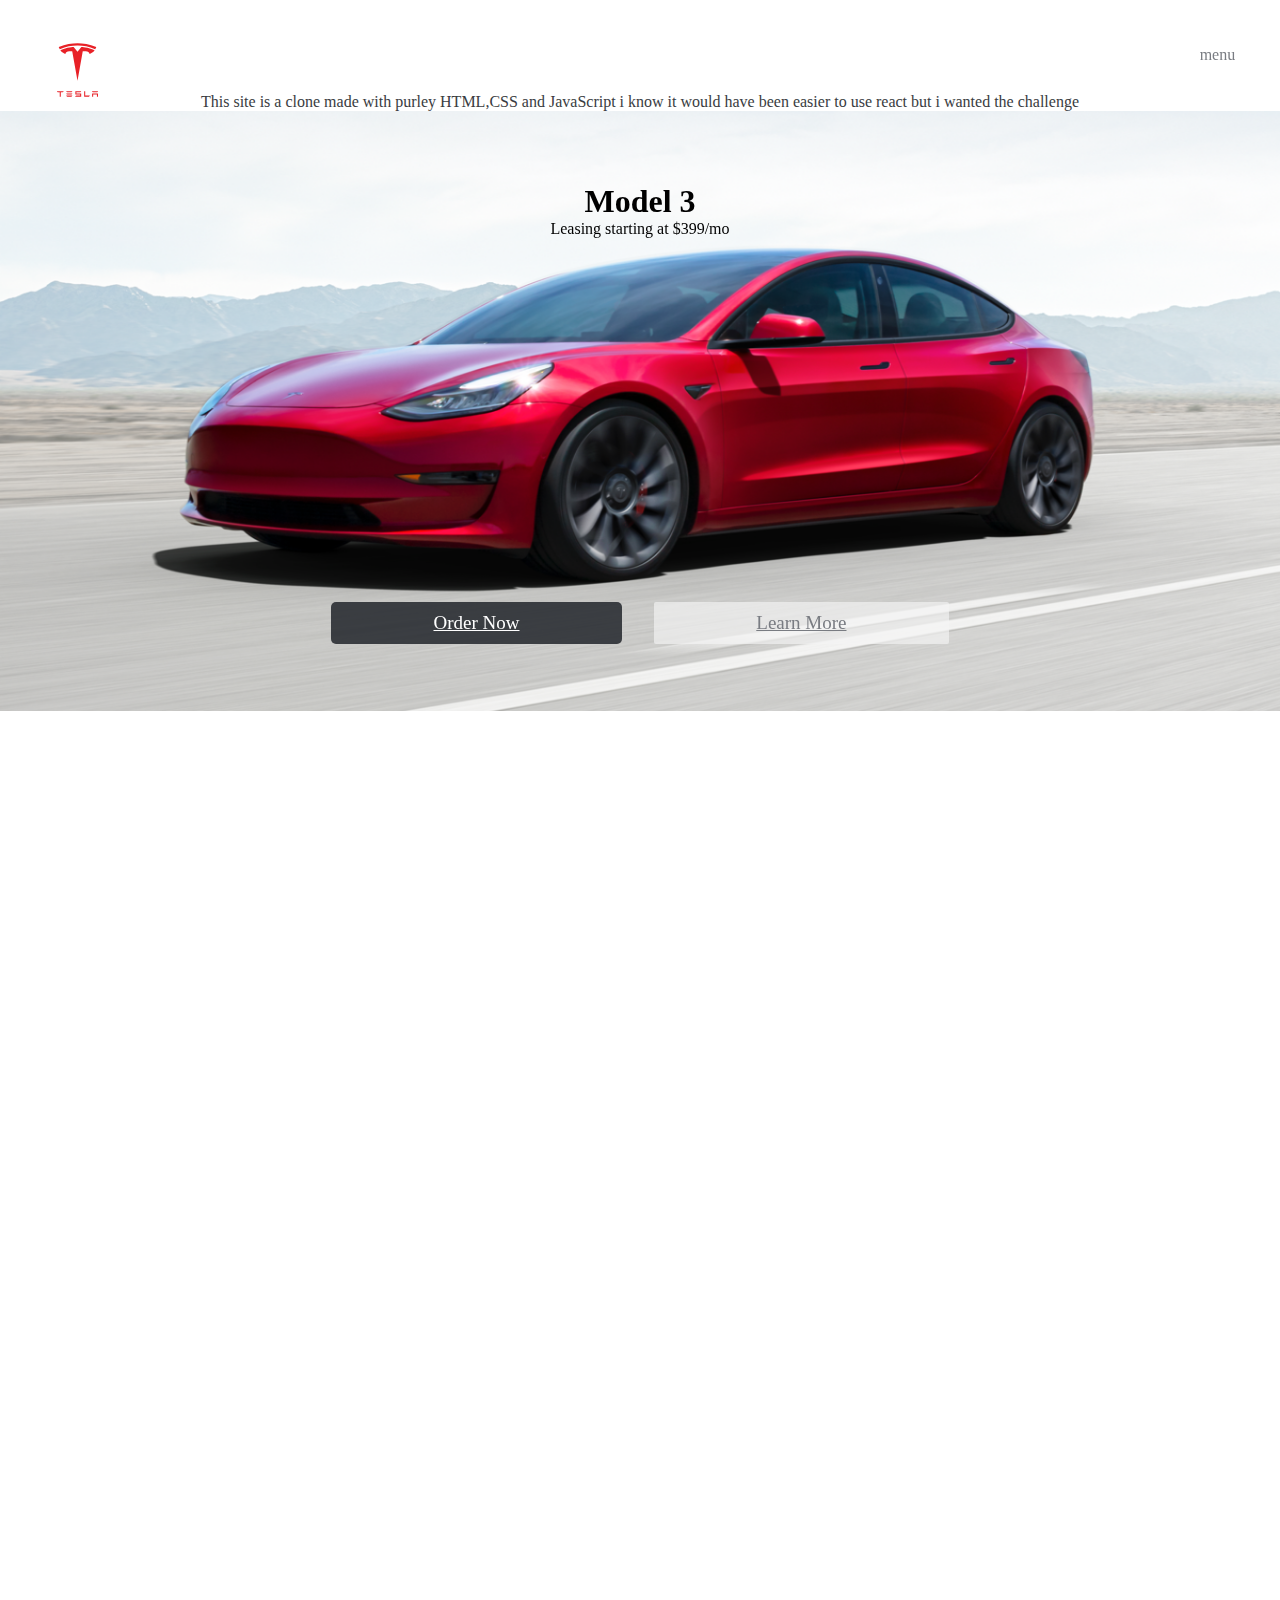
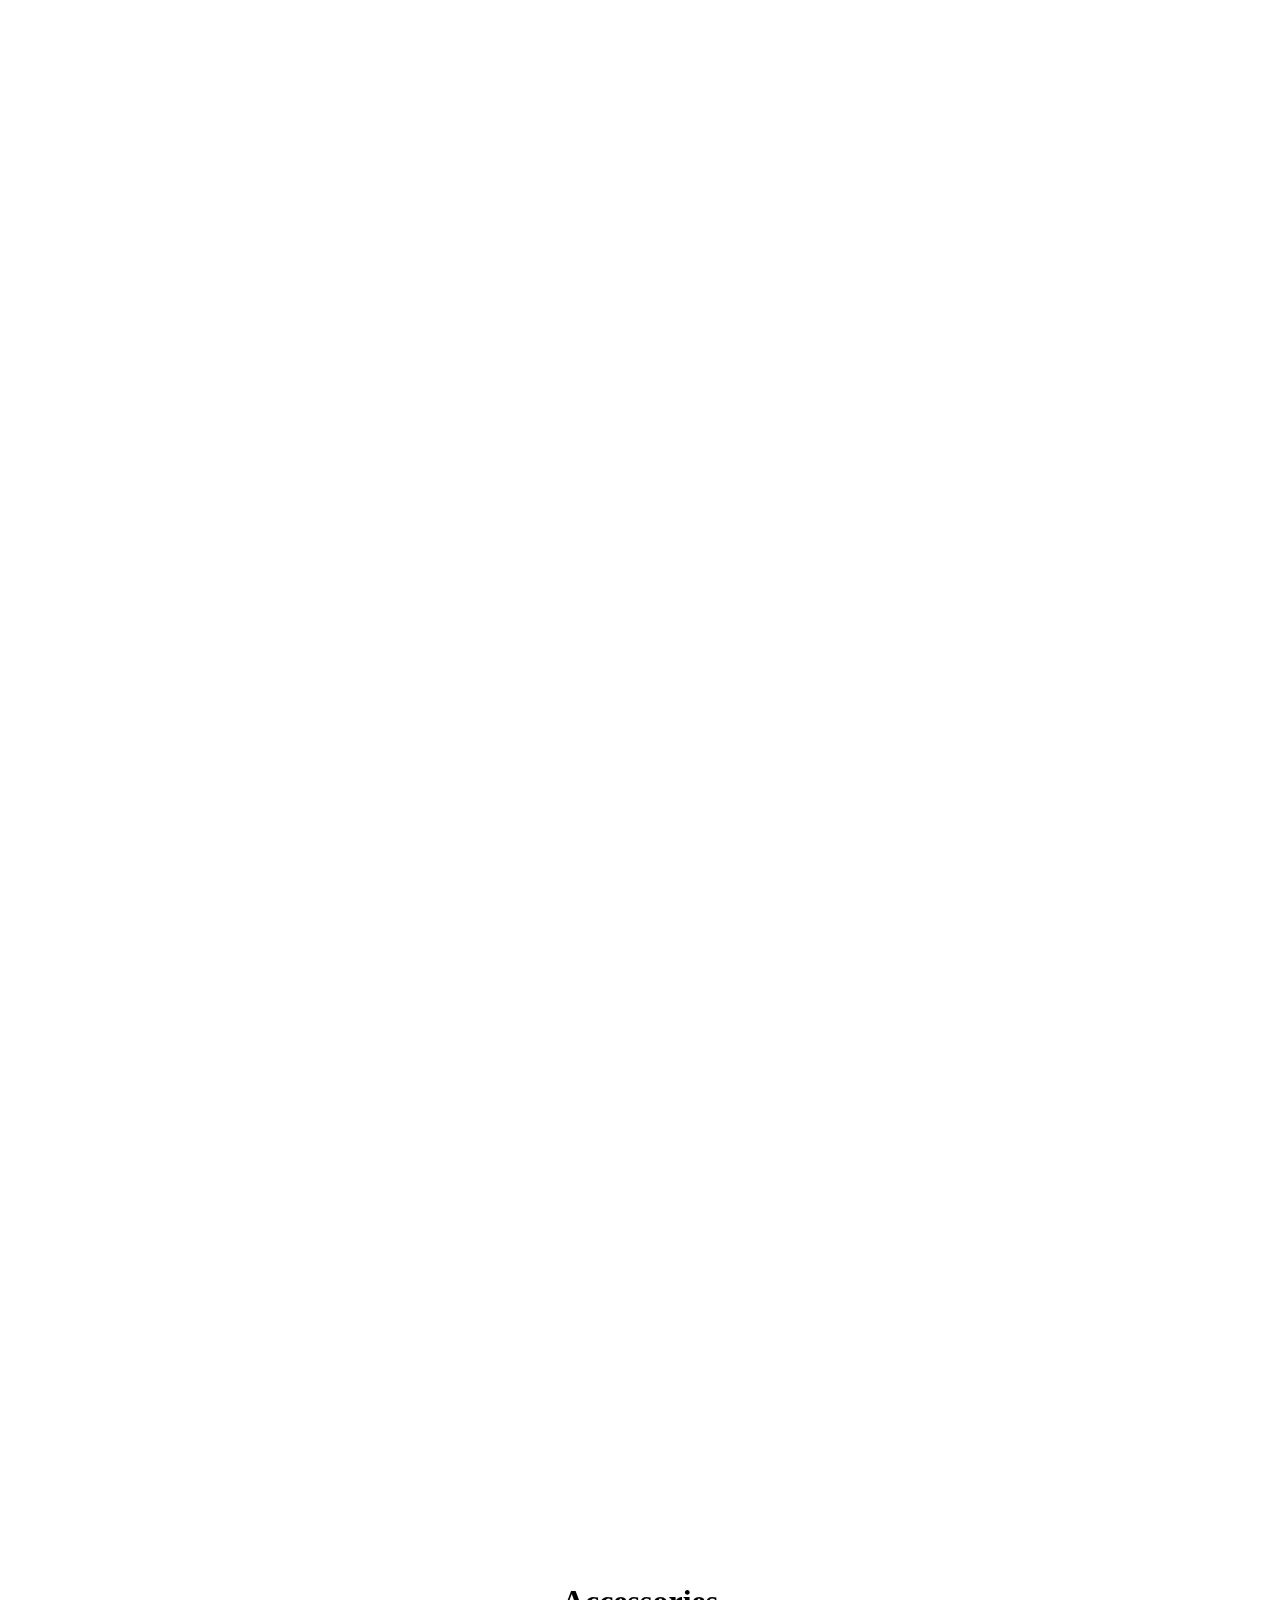
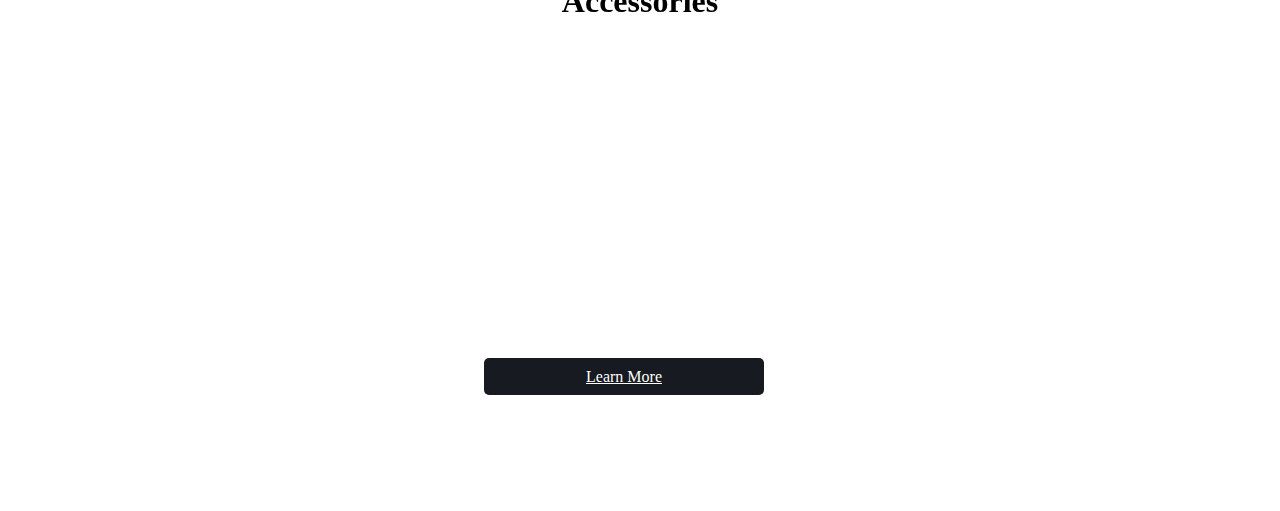
<file: index.html>
<!DOCTYPE html>
<html lang="en">
<head>
    <meta charset="UTF-8">
    <meta http-equiv="X-UA-Compatible" content="IE=edge">
    <meta name="viewport" content="width=device-width, initial-scale=1.0">
    <title>tesla clone</title>
    <link rel="stylesheet" href="index.css"/>
  
</head>
<body>
    <menu-component></menu-component>
    <div>
        <div class="banner">
        <p class="banner_content">This site is a clone made with purley HTML,CSS and JavaScript i know it would have been easier to use react but i wanted the challenge </p>
        </div>
        
        <div class="content card" id="0">
            <div id="title0">
            <h1 >Model 3</h1>
            <p>Leasing starting at $399/mo</p>
            </div>
            <div class="btn_contain">
                <a class="btn_left" id="btnleft0" href="./contact.html">Order Now</a>
                <a class="btn_right" id="btnright0" href="./Model3.html">Learn More</a>
            </div>
        </div>
        <div class="content1 card" id="1">
            <h1 id="title1">Model Y</h1>
            <div class="btn_contain">
                <a class="btn_left" id="btnleft1" href="./contact.html">Order Now</a>
                <a class="btn_right" id="btnright1" href="./Model3.html">Learn More</a>
                </div>
        </div>
        <div class="content2 card" id="2">
            <h1 id="title2">Model S</h1>
            <div class="btn_contain">
                <a class="btn_left" id="btnleft2" href="./contact.html">Order Now</a>
                <a class="btn_right" id="btnright2" href="./Model3.html">Learn More</a>
                </div>
        </div>
        <div class="content3 card" id="3">
            <h1 id="title3">Model X</h1>
            <div class="btn_contain">
                <a class="btn_left" id="btnleft3" href="./contact.html">Order Now</a>
                <a class="btn_right" id="btnright3" href="./Model3.html">Learn More</a>
                </div>
        </div>
        <div class="content4 card" id="4">
            <h1 id="title4">Solar Panels</h1>
            <div class="btn_contain">
                <a class="btn_left" id="btnleft4" href="./contact.html">Order Now</a>
                <a class="btn_right" id="btnright4" href="./Model3.html">Learn More</a>
                </div>
        </div>

        <div class="content5 card" id="5">
            <h1 id="title6" >Accessories</h1>
            <a class="btn_center" id="btnright6" href="./Model3.html">Learn More</a>
        </div>
    </div>
</body>
<script src="./menu/menu.js" type="text/javascript" defer></script>
<script src="index.js"></script>
</html>
</file>
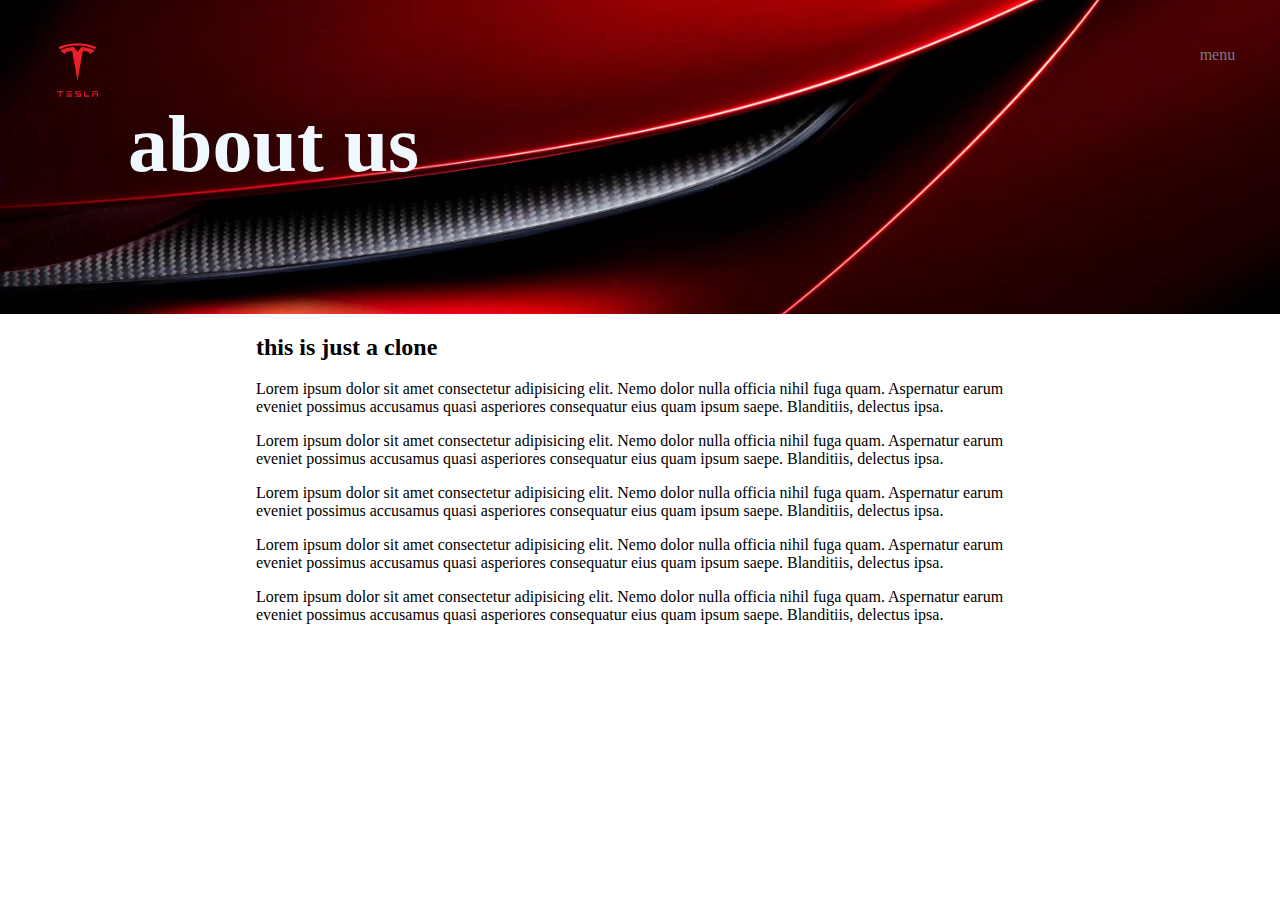
<file: about.html>
<!DOCTYPE html>
<html lang="en">
<head>
    <meta charset="UTF-8">
    <meta http-equiv="X-UA-Compatible" content="IE=edge">
    <meta name="viewport" content="width=device-width, initial-scale=1.0">
    <title>Document</title>
    <link rel="stylesheet" href="about.css"/>
    <script src="./menu/menu.js" type="text/javascript" defer></script>
</head>
<body>
    <menu-component></menu-component>
    <div>
        <div class="hero">
            <h1>about us</h1>
        </div>
    
    <div class="about-info">
    <h2>this is just a clone </h2>
    <p>Lorem ipsum dolor sit amet consectetur adipisicing elit. Nemo dolor nulla officia nihil fuga quam. Aspernatur earum eveniet possimus accusamus quasi asperiores consequatur eius quam ipsum saepe. Blanditiis, delectus ipsa.</p> 
    <p>Lorem ipsum dolor sit amet consectetur adipisicing elit. Nemo dolor nulla officia nihil fuga quam. Aspernatur earum eveniet possimus accusamus quasi asperiores consequatur eius quam ipsum saepe. Blanditiis, delectus ipsa.</p> 
    <p>Lorem ipsum dolor sit amet consectetur adipisicing elit. Nemo dolor nulla officia nihil fuga quam. Aspernatur earum eveniet possimus accusamus quasi asperiores consequatur eius quam ipsum saepe. Blanditiis, delectus ipsa.</p> 
    <p>Lorem ipsum dolor sit amet consectetur adipisicing elit. Nemo dolor nulla officia nihil fuga quam. Aspernatur earum eveniet possimus accusamus quasi asperiores consequatur eius quam ipsum saepe. Blanditiis, delectus ipsa.</p> 
    <p>Lorem ipsum dolor sit amet consectetur adipisicing elit. Nemo dolor nulla officia nihil fuga quam. Aspernatur earum eveniet possimus accusamus quasi asperiores consequatur eius quam ipsum saepe. Blanditiis, delectus ipsa.</p> 
    </div>
    </div>

</div>

</body>
</html>
</file>
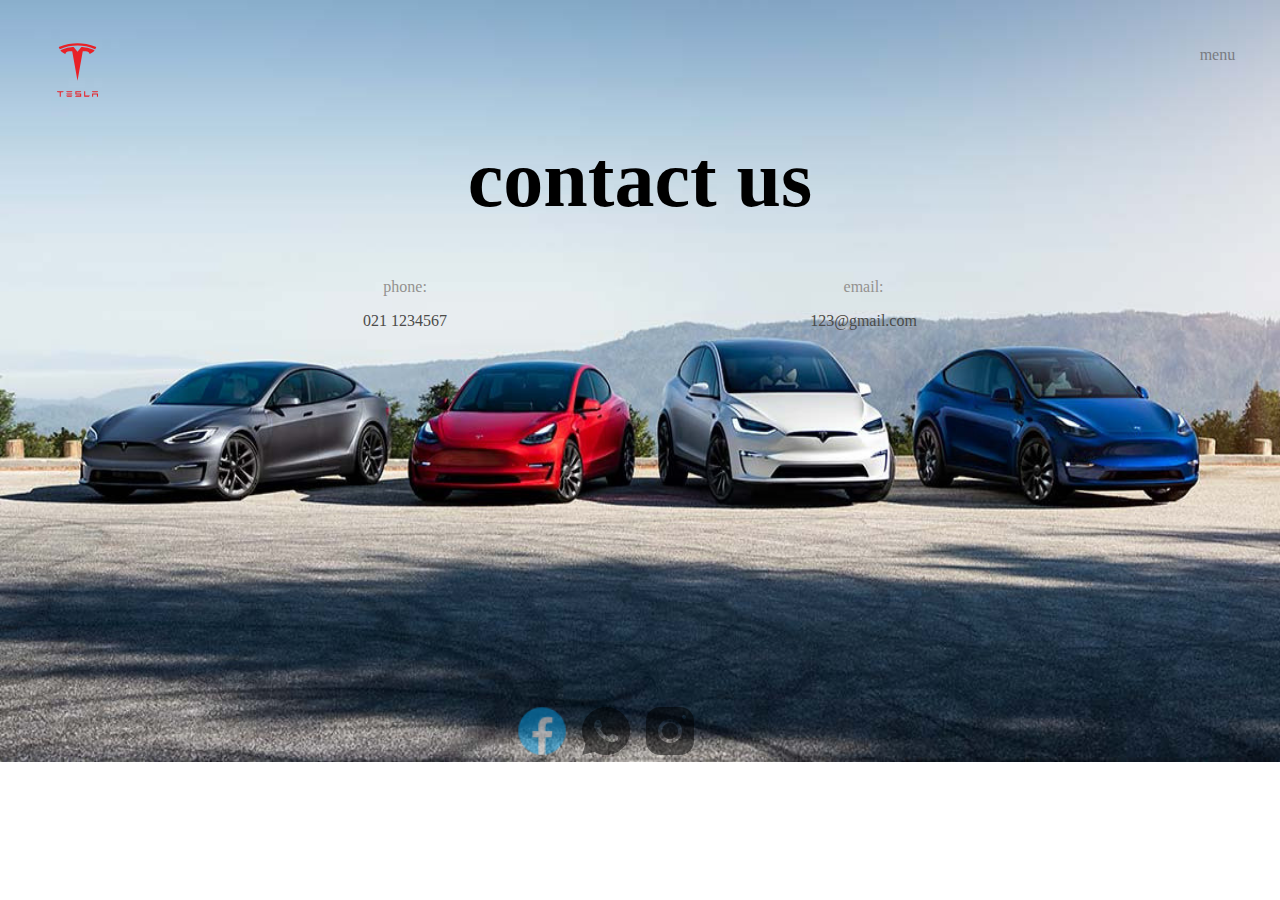
<file: contact.html>
<!DOCTYPE html>
<html lang="en">
<head>
    <meta charset="UTF-8">
    <meta http-equiv="X-UA-Compatible" content="IE=edge">
    <meta name="viewport" content="width=device-width, initial-scale=1.0">
    <title>Document</title>
    <link rel="stylesheet" href="contact.css"/>
    <script src="./menu/menu.js" type="text/javascript" defer></script>
</head>
<body>
    <menu-component></menu-component>
    <div>
    <h1>contact us</h1>
    <div class="contact-info">
    <div>phone:<p>021 1234567</p> </div>
    <div>email:<p>123@gmail.com</p> </div>
    
    </div>
    <div class="soical"> 
        <img class="icon" id="facebook" src="./tesla-site-img/icons8-facebook-48.png" alt="social"/>
        <img class="icon" id="whatsapp" src="./tesla-site-img/icons8-whatsapp-ios-16-glyph/icons8-whatsapp-60.png" alt="social"/>
        <img class="icon" id="instagram" src="./tesla-site-img/icons8-instagram-60.png" alt="social"/>
    </div>
</div>
<script>
    let btn=document.getElementsByClassName('icon');
    Array.from(btn).forEach((e,i )=> {
        btn[i].addEventListener('click',()=>{
     
            if(e.id=='facebook'){
                window.location.replace("http://www.facebook.com")
            }
            else if(e.id=='whatsapp'){
                window.location.href='index.html'
            }
            else{
                window.location.replace("http://www.instagram.com")
            }
        })
    });
</script>
</body>
</html>
</file>
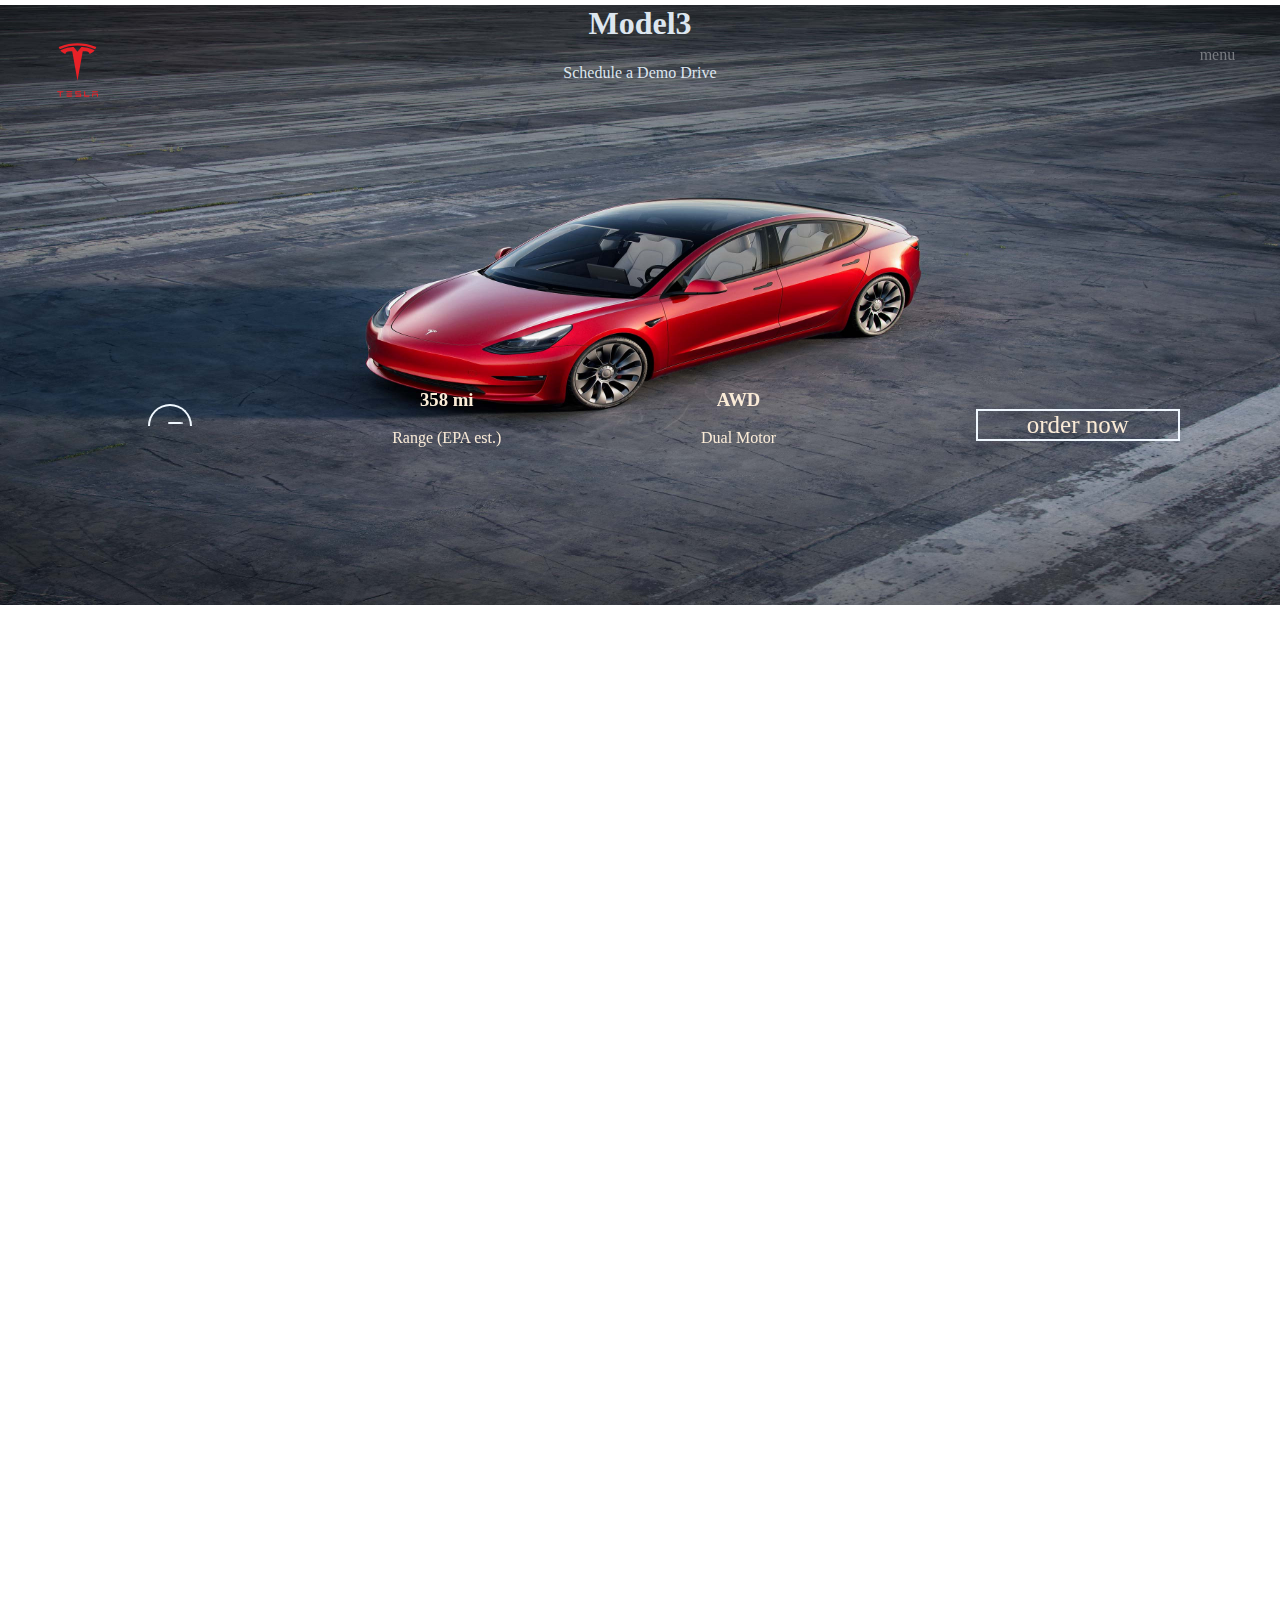
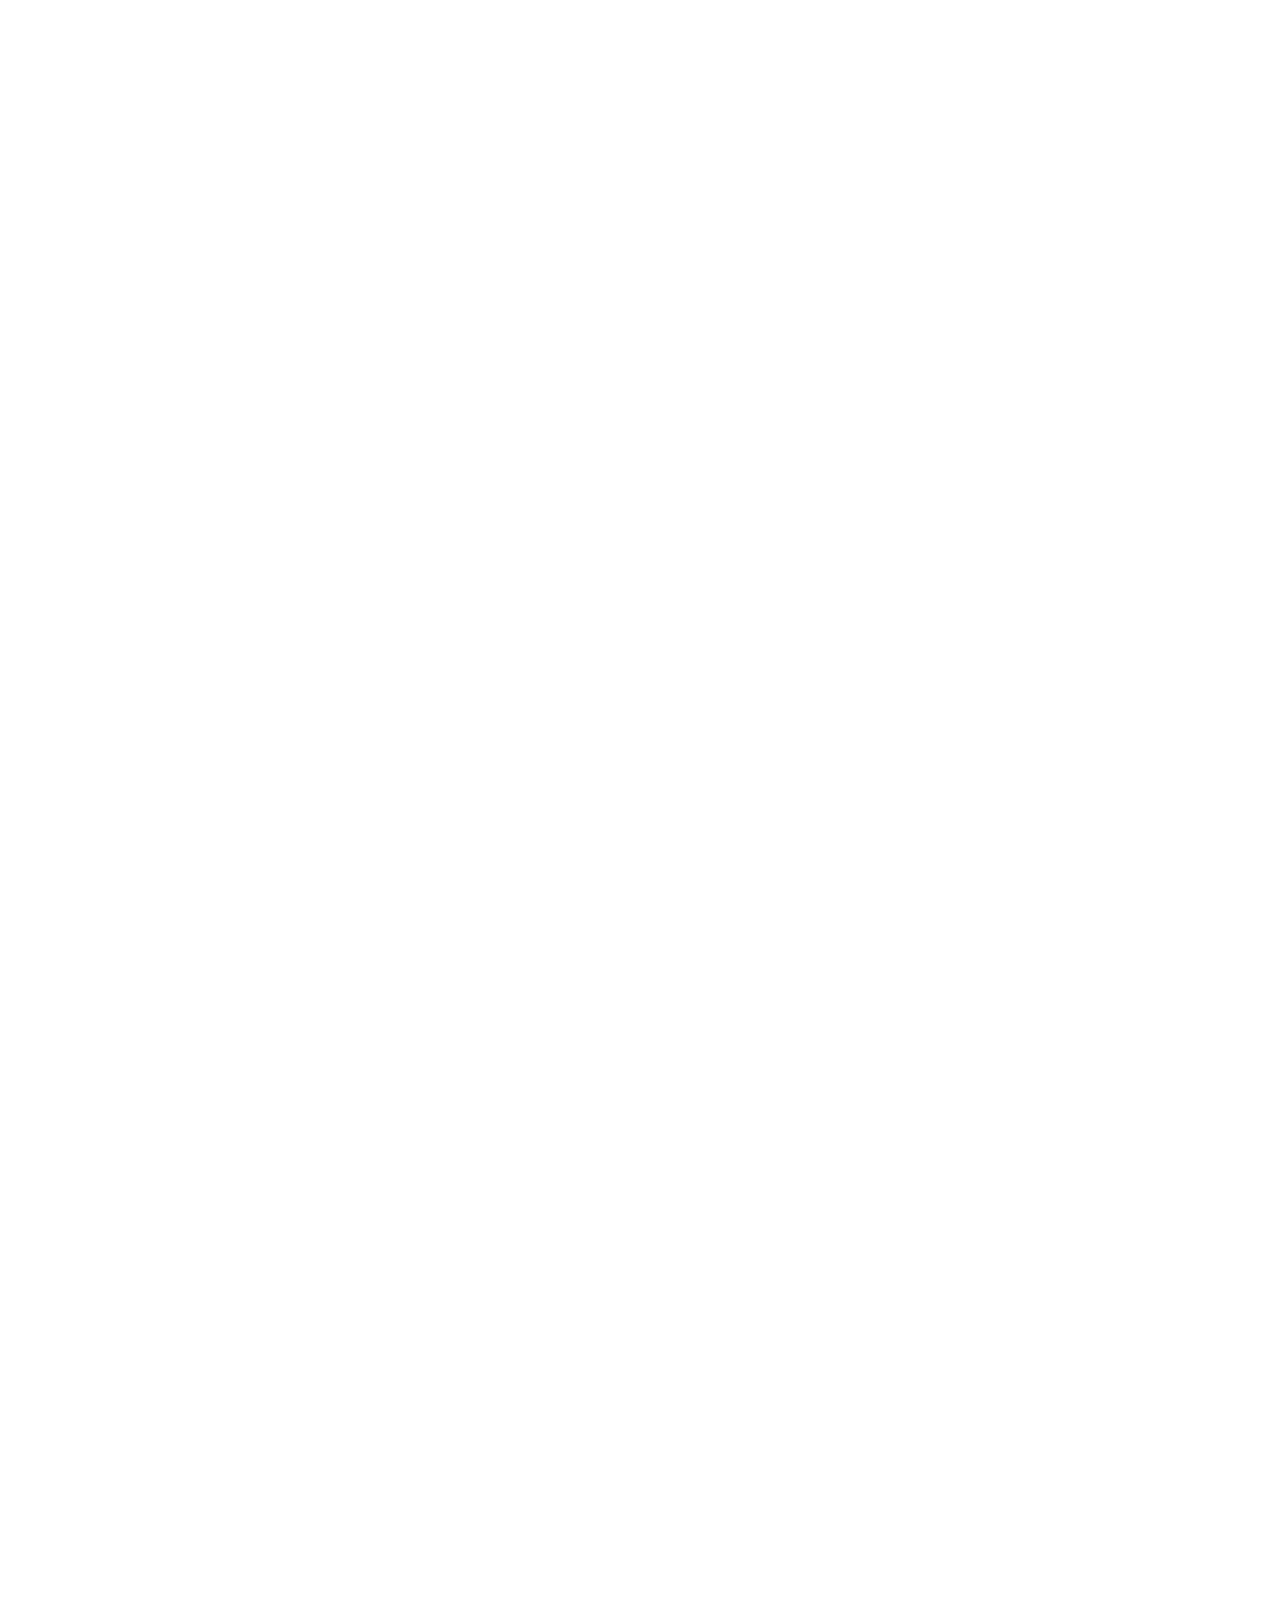
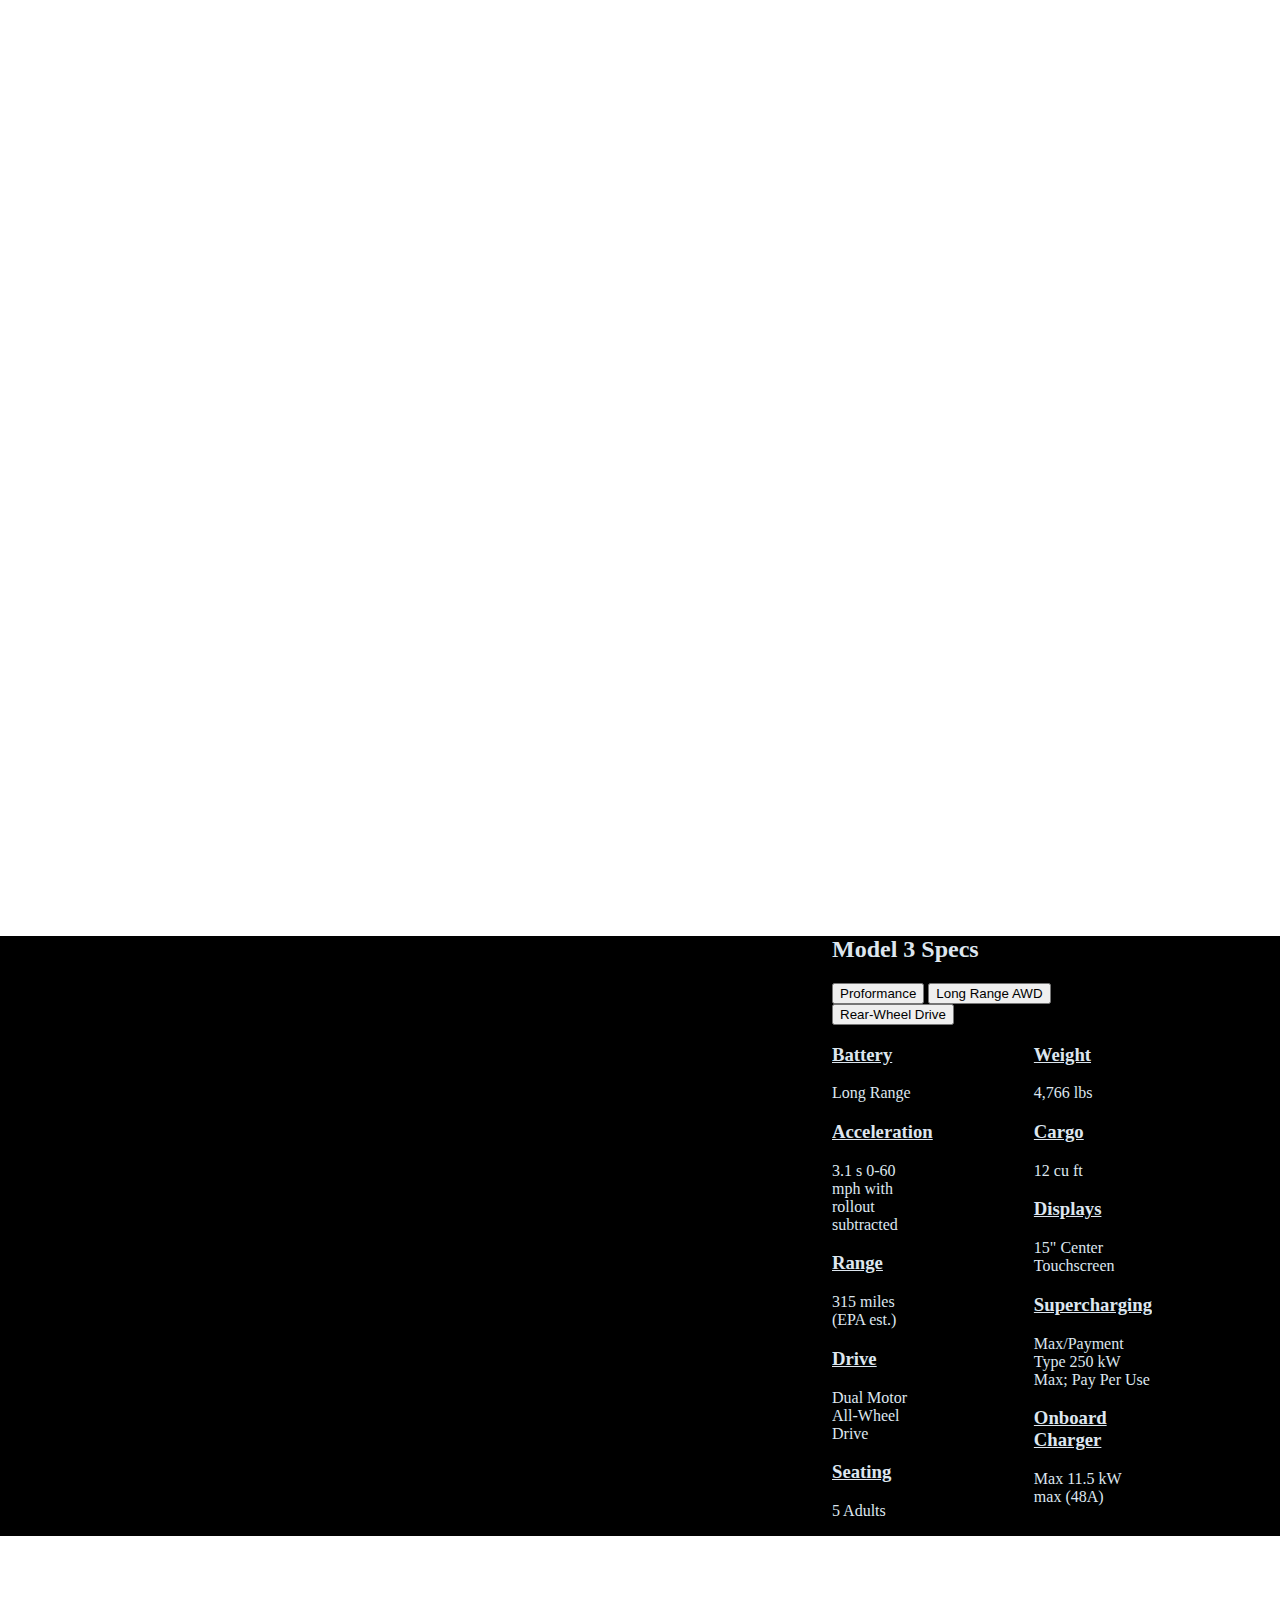
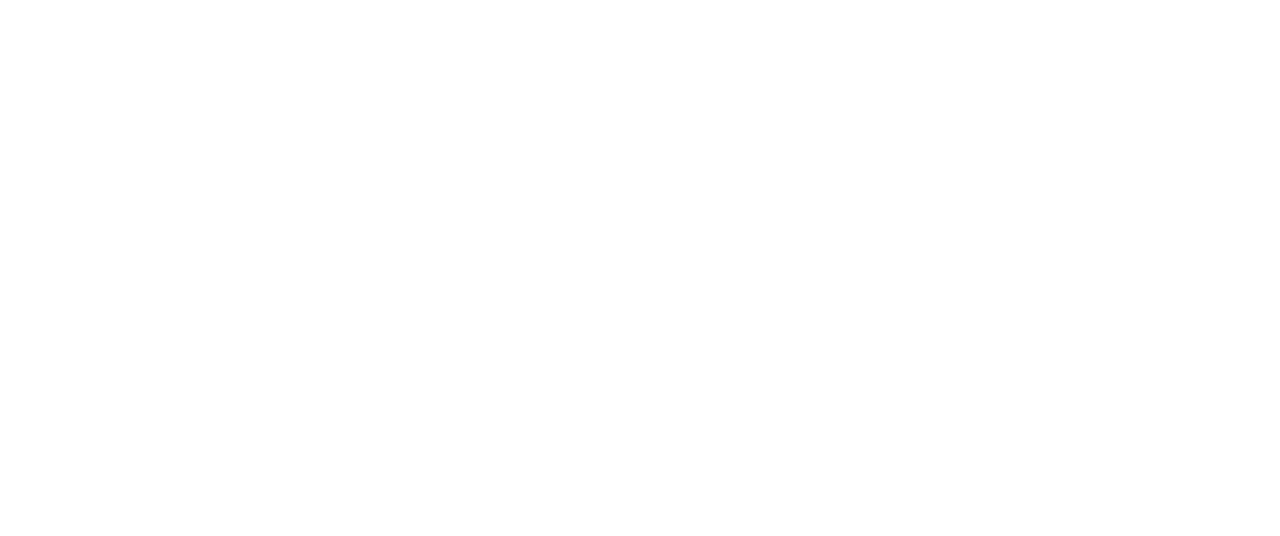
<file: Model3.html>
<!DOCTYPE html>
<html lang="en">
<head>
    <meta charset="UTF-8">
    <meta http-equiv="X-UA-Compatible" content="IE=edge">
    <meta name="viewport" content="width=device-width, initial-scale=1.0">
    <title>Document</title>
    <link rel="stylesheet" href="Modle.css"/>
    <link rel="stylesheet" href="https://cdnjs.cloudflare.com/ajax/libs/font-awesome/4.7.0/css/font-awesome.min.css">
</head>
<body >
    <menu-component></menu-component>

<div class="hero card content0" id="0"> 
    <div class="dis1">
    <div class="contain_header">
        <h1>Model3</h1>
        <a class="subheading">Schedule a Demo Drive</a>
    </div>

    <div class="spec-icon">
        <div class="spec-icon-item icon1">
            <span  class="speedometer"></span>   
        </div>
        <div class="spec-icon-item icon2">
            <h3>358 mi</h3>
            <p>Range (EPA est.)</p>
        </div>
        <div class="spec-icon-item icon3">
            <h3>AWD</h3>
            <p>Dual Motor</p>
        </div>
        <a class="spec-icon-item  icon4 order-car">order now</a>
    </div>
</div>
</div>
<div class="saftey card content1" id="1">
    <div class="dis2">
    <div class="saftey-content safety-content-mobile">
    <div class="safety-content-btn dis1">
        <h3>Safety</h3>
        <h2>Built for Safety</h2>
        <div class="order-btn order-car"><button class="order-btn-p ">+</button><p>learn more</p></div>
        <a class="spec-icon-item order-car icon4">order now</a>
    </div>
    <div class="safety-content-p safety-content-p-mobile">
        <p>
        Lorem ipsum dolor sit amet consectetur adipisicing elit. Modi error culpa porro quis deserunt recusandae esse quae repellat ullam id sequi, cupiditate iusto fugit, tempora odio veniam laboriosam debitis! Molestias.
        </p>
        <p>
        Lorem ipsum dolor sit amet consectetur adipisicing elit. Modi error culpa porro quis deserunt recusandae esse quae repellat ullam id sequi, cupiditate iusto fugit, tempora odio veniam laboriosam debitis! Molestias.
        </p>
        <p>
        Lorem ipsum dolor sit amet consectetur adipisicing elit. Modi error culpa porro quis deserunt recusandae esse quae repellat ullam id sequi, cupiditate iusto fugit, tempora odio veniam laboriosam debitis! Molestias.
        </p>
    </div>
</div>
</div>
</div>
<div class="performance card content2 " id="2">
    <div class="dis3">
    <div class="spec-icon-2 perfomance-spec-icon-2">
        <div class="spec-icon-item icon1 speedometer-icon">
            <span  class="speedometer"></span>   
        </div>
        <div class="spec-icon-item icon2">
            <h3>162 mph</h3>
            <p>mproved handling and aerodynamics allow for a top speed of 162 mph</p>
        </div>
        <div class="spec-icon-item icon3">
            <h3>AWD</h3>
            <p>Dual Motor All-Wheel Drive instantly controls traction and torque, in all weather conditions</p>
        </div>
    </div>
    <div class="saftey-content ">
        <div class="safety-content-btn ">
            <h2 class="Performanc Performanc-head">Performance</h2>
            <h2 class="Performanc Performanc-head-2">Quickest Acceleration</h2>
            <div class="Performanc-btn">
            <div class="order-btn Performanc order-car"><button class="order-btn-p">+</button><p>learn more</p></div>
            <button class="spec-icon-item spec-icon-item-btn order-car icon4">order now</button>
        </div>
        </div>
        <div class="safety-content-p Performanc Performanc-text">
            <p>
            Lorem ipsum dolor sit amet consectetur adipisicing elit. Modi error culpa porro quis deserunt recusandae esse quae repellat ullam id sequi, cupiditate iusto fugit, tempora odio veniam laboriosam debitis! Molestias.
            </p>
            <p>
            Lorem ipsum dolor sit amet consectetur adipisicing elit. Modi error culpa porro quis deserunt recusandae esse quae repellat ullam id sequi, cupiditate iusto fugit, tempora odio veniam laboriosam debitis! Molestias.
            </p>
            <p>
            Lorem ipsum dolor sit amet consectetur adipisicing elit. Modi error culpa porro quis deserunt recusandae esse quae repellat ullam id sequi, cupiditate iusto fugit, tempora odio veniam laboriosam debitis! Molestias.
            </p>
        </div>
    </div>
</div>
</div>
<div class="all-wheel-drive card content3 " id="3">
    <div class="dis4">
    <div class="spec-icon-2 spec-icon-2-moblie">
        <div class="spec-icon-item-2 icon1">
            <h3>2</h3>
            <p>Independent motors digitally control torque to the front and rear wheels</p>
        </div>
        <div class="spec-icon-item-2 icon3">
            <h3>10ms</h3>
            <p>Dual motors respond to changing conditions in as little as 10 milliseconds</p>
        </div>
        <div class="spec-icon-item-2  icon4-allwhel">
           
            <p>Unparalleled traction and control, in all weather condition</p>
        </div>
    </div>
    <div class="saftey-content ">
        <div class="safety-content-btn-2 ">
            <h3>All-Wheel Drive</h3>
            <h2>Dual Motor</h2>
            <div class="order-btn order-car"><button class="order-btn-p ">+</button><p>learn more</p></div>
            <button class="spec-icon-item spec-icon-item-btn order-car icon4">order now</button>
        </div>
        <div class="safety-content-p All-Wheel-text">
            <p>
            Lorem ipsum dolor sit amet consectetur adipisicing elit. Modi error culpa porro quis deserunt recusandae esse quae repellat ullam id sequi, cupiditate iusto fugit, tempora odio veniam laboriosam debitis! Molestias.
            </p>
        </div>
    </div>
</div>
</div>
<div class="card content4" id="4">
    <div class="dis5">
    <div class="spec-icon-2 spec-icon-2-moblie">
        <div class="spec-icon-item-2 icon3-1"><h3>358 mi</h3>
            <p>Go anywhere with up to 358 mi of estimated range on a single charge</p></div>
        <div class="spec-icon-item-2 icon3"><h3>15 min</h3>
            <p>Recharge up to 175 mi in 15 minutes at Supercharger locations</p></div>
        <div class="spec-icon-item-2 icon3-2"><h3>40,000+</h3>
            <p>Superchargers placed along well-traveled routes around the world</p></div>
    </div>
    <div class="saftey-content ">
        <div class="safety-content-btn dis4">
            <h3>Range</h3>
            <h2>Go Anywhere</h2>
            <div class="order-btn order-car"><button class="order-btn-p order-car">+</button><p>learn more</p></div>
            <button class="spec-icon-item spec-icon-item-btn order-car icon4">order now</button>
        </div>
        <div class="safety-content-p range">
            <p>
            Lorem ipsum dolor sit amet consectetur adipisicing elit. Modi error culpa porro quis deserunt recusandae esse quae repellat ullam id sequi, cupiditate iusto fugit, tempora odio veniam laboriosam debitis! Molestias.
            </p>
            <p>
            Lorem ipsum dolor sit amet consectetur adipisicing elit. Modi error culpa porro quis deserunt recusandae esse quae repellat ullam id sequi, cupiditate iusto fugit, tempora odio veniam laboriosam debitis! Molestias.
            </p>
            <p>
            Lorem ipsum dolor sit amet consectetur adipisicing elit. Modi error culpa porro quis deserunt recusandae esse quae repellat ullam id sequi, cupiditate iusto fugit, tempora odio veniam laboriosam debitis! Molestias.
            </p>
        </div>
    </div>
    </div>
</div>
<div class="auto-pilote card content5" id="5">
    <div class="dis6">
    <div class="spec-icon-3 ">
        <div><h4>360</h4>
        <p>Rear, side and forward-facing cameras provide maximum visibility
        </p>
        </div>
        <div><h4>250m</h4>
        <p>Powerful visual processing at up to 250 meters of range</p>
        </div>
        <div>
        icon
        <p>Tesla Vision detects nearby cars, helps prevent potential collisions and assists with parking</p></div>
    </div>

    <div class="saftey-content-2">
        <div class="safety-content-btn dis6">
            <h3>auto pilote</h3>
            <h2>Future of Driving</h2>
            <div class="order-btn order-car"><button class="order-btn-p ">+</button><p>learn more</p></div>
            <a class="spec-icon-item order-car icon4">order now</a>
        </div>
        <div class="safety-content-p auto-pilote-text">
            <p>
            Lorem ipsum dolor sit amet consectetur adipisicing elit. Modi error culpa porro quis deserunt recusandae esse quae repellat ullam id sequi, cupiditate iusto fugit, tempora odio veniam laboriosam debitis! Molestias.
            </p>
            <p>
            Lorem ipsum dolor sit amet consectetur adipisicing elit. Modi error culpa porro quis deserunt recusandae esse quae repellat ullam id sequi, cupiditate iusto fugit, tempora odio veniam laboriosam debitis! Molestias.
            </p>
            <p>
            Lorem ipsum dolor sit amet consectetur adipisicing elit. Modi error culpa porro quis deserunt recusandae esse quae repellat ullam id sequi, cupiditate iusto fugit, tempora odio veniam laboriosam debitis! Molestias.
            </p>
        </div>
    </div>
    </div>
</div>
<div class="interior card content6" id="6">
    <div class="dis7">
    <div class="spec-icon-interor">
      
        <div class="spec-icon-item-2 icon-interor icon1">
        <h3>15 inch</h3>
        <p class="int-protection">A touchscreen display designed to improve over time</p></div>
        <div class="spec-icon-item-2 icon-interor icon1-1">
        <i class="fa fa-wifi" style="font-size:24px"></i>
        <p class="int-protection">Over-the-air software updates introduce new features, functionality and performance</p></div>
        <div class="spec-icon-item-2 icon-interor icon1-2">
       
        <p class="int-protection">An expansive Glass Roof provides more headroom and UV protection</p></div>
    </div>
    <div class="saftey-content-2 interior-info">
        <div class="safety-content-btn interior-btn">
            <h3>Interior</h3>
            <h2>Built Around the Driver</h2>
            <div class="order-btn order-car"><button class="order-btn-p ">+</button><p>learn more</p></div>
            <button class="spec-icon-item spec-icon-item-btn order-car icon4">order now</button>
        </div>
        <div class="safety-content-p interior-color">
            <p>
            Lorem ipsum dolor sit amet consectetur adipisicing elit. Modi error culpa porro quis deserunt recusandae esse quae repellat ullam id sequi, cupiditate iusto fugit, tempora odio veniam laboriosam debitis! Molestias.
            </p>
            <p>
            Lorem ipsum dolor sit amet consectetur adipisicing elit. Modi error culpa porro quis deserunt recusandae esse quae repellat ullam id sequi, cupiditate iusto fugit, tempora odio veniam laboriosam debitis! Molestias.
            </p>
            <p>
            Lorem ipsum dolor sit amet consectetur adipisicing elit. Modi error culpa porro quis deserunt recusandae esse quae repellat ullam id sequi, cupiditate iusto fugit, tempora odio veniam laboriosam debitis! Molestias.
            </p>
        </div>
    </div>
    </div>
</div>
<div class="speces card content7" id="7">
    <div class="dis8"></div>
    <div class="speces-content " >
        <h2>Model 3 Specs</h2>
        <div class="speces-content-btn">
        <button class="specbtn" id="spec0">Proformance</button>
        <button class="specbtn" id="spec1">Long Range AWD</button>
        <button class="specbtn" id="spec2">Rear-Wheel Drive</button>
    </div >
        <div id="info">
            <div id="speces-content0">
                <div class="spec-content" id="speces-content0">
                    <h3 class="speces-content-header">Battery</h3>
                    <p>Long Range</p>
                    <h3 class="speces-content-header">Acceleration</h3>
                    <p>3.1 s 0-60 mph with rollout subtracted</p>
                    <h3 class="speces-content-header">Range</h3>
                    <p>315 miles (EPA est.)</p>
                    <h3 class="speces-content-header">Drive</h3>
                    <p>Dual Motor All-Wheel Drive</p>
                    <h3 class="speces-content-header">Seating</h3>
                    <p>5 Adults</p>
                    <h3 class="speces-content-header">Wheels</h3>
                    <p>20"</p>
                  </div>
            </div>
            <div class="spec-content" id="speces-content1">
                <h3 class="speces-content-header">Weight</h3>
                <p>4,766 lbs</p>
                <h3 class="speces-content-header">Cargo</h3>
                <p>12 cu ft</p>
                <h3 class="speces-content-header">Displays</h3>
                <p>15" Center Touchscreen</p>
                <h3 class="speces-content-header">Supercharging</h3>
                <p>Max/Payment Type 250 kW Max; Pay Per Use</p>
                <h3 class="speces-content-header">Onboard Charger</h3>
                <p>Max 11.5 kW max (48A)</p>
                <h3 class="speces-content-header">Warranty</h3>
                <p>Basic Vehicle - 4 years or 50,000 mi, whichever comes first Battery &amp; Drive Unit - 8 years or 120,000 mi, whichever comes first</p>
              </div>
        </div>
    </div>
    <div>

    </div>
</div>
<div class="order card content8" id="8">
    <div class="dis9">
    <div class="saftey-content ">
        <div class="safety-content-btn">
            <h3>Experience Model 3</h3>
            <h2>Leasing starting at $349/mo</h2>
            <div class="order-btn order-car"><button class="order-btn-p ">+</button><p>order now</p></div>
           
        </div>
        <div class="safety-content-p">

        </div>
    </div>
    </div>
    </div>  
    <script src="./Model3.js" type="text/javascript"></script>
    <script src="./loadmodel.js" type="text/javascript"></script>
    <script src="./menu/menu.js" type="text/javascript" defer></script>
</body>
</html>
</file>
<file: index.css>
body{
    margin:0%;
    padding: 0;
    text-align: center;
}
h1{
    margin: 0%;
    position: relative;
    top:12%;
    animation: fadein 2s;
    
}
h3{
    margin: 0%;
}
p{
    margin: 0%;
}
button{
    margin: 0%;
}
:root{
    --title0:none;
    --title1:none;
    --title2:none;
    --title3:none;
    --title4:none;
    --title5:none;
    --title6:none;
    --btn0:none;
    --btn1:none;
    --btn2:none;
    --btn3:none;
    --btn4:none;
    --btn5:none;
    --btn6:none;
    --background0:none;
    --background1:none;
    --background2:none;
    --background3:none;
    --background4:none;
    --background5:none;
}
.banner{
text-align: center;
padding-top: 1%;
color: #393c41;
font-size: 16px;
}
.card{
    background-size: 100% 100%;
}
.hero{
    height: 600px;
}

#title0{
    display: var(--title0);
    position: relative;
    top:12%;
    
}
#title1{
    display: var(--title1);
    color: #fff;
}
#title2{
    display: var(--title2);
}
#title3{
    display: var(--title3);
    color: #fff;
}
#title4{
    display: var(--title4);
}
#title5{
    display: var(--title5);
}

.btn_contain{
    display: flex;
    position: relative;
    top: 70%;
}
#btnright0{
    display: var(--btn0);
  
}
#btnleft0{
    display: var(--btn0);
  
}
#btnright1{
    display: var(--btn1);
}
#btnleft1{
    display: var(--btn1);
}
#btnright2{
    display: var(--btn2);
}
#btnleft2{
    display: var(--btn2);
}
#btnright3{
    display: var(--btn3);
}
#btnleft3{
    display: var(--btn3); 
}
#btnright4{
    display: var(--btn4);
}
#btnleft4{
    display: var(--btn4);
}
#btnright5{
    display: var(--btn5);
}
#btnleft5{
    display: var(--btn5);
}

.btn_center{
    position: relative;
    top: 70%;
    padding: 0.8% 8%;
    background-color: rgba(23, 26, 32, 1);
    color:#fff;
    animation: fadein 2s;
    border-radius: 5px;
}
.btn_left{
    position: relative;
    top: 70%;
    padding: 0.8% 8%;
    background-color: rgba(23, 26, 32, 0.8);
    color: #fff;
    border-radius: 5px;
    text-align: center;
    font-size: 19px;
    margin-right: 2rem;
    margin-left: auto;
    animation: btnleft 2s;
    display: var(--title1);
}

.btn_right{
    position: relative;
    top: 70%;
    padding: 0.8% 8%;
    background-color: rgba(244, 244, 244, 0.65);
    border-radius: 2px;
    text-align: center;
    margin-right: auto;
    font-size: 19px;
    animation: btnright 2s;
}
@keyframes fadein {
    0%{opacity: 0;}
    100%{opacity: 1;}
}
@keyframes btnleft {
    0%{opacity:0; left:-100px}
    25%{opacity: 0.5;}
    100%{opacity:1; left:0px}
}
@keyframes btnright {
    0%{opacity:0; right:-100px}
    25%{opacity: 0.5;}
    100%{opacity:1; right:0px}
}
.content{
    height: 600px; 
    background-image: var(--background0);
    animation: fadein 3s;
}
.content1{
    height: 600px;
    background-image: var(--background1);
    background-size: 100% 600px;
    animation: fadein 3s;
}
.content2{
    height: 600px;
    background-image: var(--background2);
    animation: fadein 3s;
}
.content3{
    height: 600px;
    background-image: var(--background3);
    animation: fadein 3s;
}
.content4{
    height: 600px;
    background-image: var(--background4);
    animation: fadein 3s;
}
.content5{
    height: 600px;
    background-image: var(--background5);
    background-size: 100% 600px;
    animation: fadein 3s;
}
.content6{
    height: 600px;
    background-image: var(--background5);
    background-size: 100% 600px;
    animation: fadein 3s;
}
.content7{
    height: 600px;
    background-image: var(--background5);
    background-size: 100% 600px;
    animation: fadein 3s;
}
.content8{
    height: 600px;
    background-image: var(--background5);
    background-size: 100% 600px;
    animation: fadein 3s;
}
</file>
<file: about.css>
body{
    margin: 0%;
    padding: 0%;
    text-align: left
}
h1{
    font-size: 80px;
    color: aliceblue;
    position: absolute;
    top:5%;
    left:10%;
}

.hero{
    background-image: url('./tesla-site-img/about.webp');
    background-size: 100% 100%;
    background-repeat: no-repeat;
    height: 400px;
    margin-top: -13%;

}

.about-info{
    width: 60%;
    margin-left: auto;
    margin-right: auto;
}
</file>
<file: contact.css>
body{
    margin: 0%;
    padding: 0%;
    background-image: url('./tesla-site-img/family_social.jpeg');
    background-size: 100% 220%;
    background-repeat: no-repeat;
    text-align: center;
    height: fit-content;
}
h1{
    font-size: 80px;
}
p{color: rgb(75, 75, 73);}
p:hover{
    color:black;
}

.contact-info{
    display: flex;
    justify-content: space-evenly;
    color: rgb(148, 146, 143);
}
.soical{
    position: absolute;
    bottom: 15%;
    left:40%;
}
.icon{
    height: 60px;
    opacity: 0.5;
}
.icon:hover{
    opacity: 1;
}
</file>
<file: Modle.css>
body{
    margin:0;
    padding: 0;
    text-align: center;
    /* margin-top: -6rem; */
    color: rgb(221, 230, 239);
}
.subheading{
    margin-right: 0%;
    color: rgb(221, 230, 239);
}
:root{
    --title0:none;
    --title1:none;
    --title2:none;
    --title3:none;
    --title4:none;
    --title5:none;
    --title6:none;
    --title7:none;
    --title8:none;
    --title9:none;
    --background0:none;
    --background1:none;
    --background2:none;
    --background3:none;
    --background4:none;
    --background5:none;
    --background6:none;
    --background7:none;
    --background8:none;
}
.dis1{
    display: var(--title0);

    height: 80%;
    width: 100%;

    animation: fadein 3s; 
}
.dis2{
    display: var(--title1); 
   
    animation: fadein 3s; 
}
.dis3{
    display: var(--title2);
    animation: fadein 3s; 
}
.dis4{
    display: var(--title3); 
    animation: fadein 3s; 
}
.dis5{
    display: var(--title4);
    animation: fadein 3s; 
}
.dis6{
    display: var(--title5);
    animation: fadein 3s; 
}
.dis7{
    display: var(--title6);
    animation: fadein 3s; 
}
.dis8{
    display: var(--title7);
    animation: fadein 3s; 
}
.dis9{
    display: var(--title8);
    animation: fadein 3s; 
}

.card{
    height: 600px; 
    background-size: 100% 600px;
    background-repeat: no-repeat;
    animation: fadein 3s; 
}
.content0{  
    background-image: var(--background0);
    margin-top: -6rem;
}
.content1{
    height: 500px;
    background-image: var(--background1);
    padding-top: 20%;
    margin-bottom: -10%;
}
.content2{ 
    background-image: var(--background2);   
}
.content3{
    background-image: var(--background3);
}
.content4{
    background-image: var(--background4);
    margin-bottom: -2.3%;
}

.content5{
    height: 640px;
    background-image: var(--background5);
    margin-bottom: -8%;
}
.content6{
    background-image: var(--background6); 
    margin-bottom: -2%;
}
.content7{
    /* background-image: var(--background7); */
    background-color: black;
    
}
.content8{
    background-image: var(--background8);
    color: black;
}
.contain_header{
    text-align: center;
}

.spec-icon{
    position: relative;
    top:60%;
    display: flex;
    align-items: center;
    margin-left: -4%;
}
.spec-icon-2{  
    font-size: 20px;
    display: flex;
    justify-content: space-evenly;
    align-items: baseline;
    border: #393c41 1px soild;
    color: rgb(66, 66, 66); 
}

.spec-icon-3{
    text-align: left;
    margin-left: 5%;
}
.spec-icon-item{
    margin-left: 15%;
   color: antiquewhite;
    position: relative;
}
.spec-icon-item-btn{
    box-shadow: 1px 1.2px #393c41;
    color: black;
}
.spec-icon-item-2{
width: 20%;
}
.spec-icon-interor{
    text-align: right;
    height: 600px;
    margin-left: 75%;
    overflow-y: auto;
    overflow-x: hidden;
}
.speces-content{
    text-align: left;
    margin-left: 65%;
    width: 20rem; 
}
.spec-content{width: 50%;}

.range{
    position: absolute;
    left: 43%;
    backdrop-filter: blur(10px); 
    font-weight: 800;
    border-radius: 9%;
}

.saftey-content{
    position: relative;
    display: flex;
}
.safety-content-btn{
    width: 40%;
}
.safety-content-btn-2{
    width: 40%;
}
.safety-content-p{
    width: 40%;
    margin-right: 3%; 
    height: 280px;
    overflow-y: auto;
}


.saftey-content-2{
    position: relative;
    top:10%;
    display: flex;
    
}

.order-btn{
    display:flex;
    justify-content: center;
    color: #949494;
    align-items: center;
}
.order-btn-p{
    border-radius: 100%;
    width: 40px;
    height: 40px;
    font-size: 30px;
}
.int-protection{
    width: 20%;
    text-align: left;
    position: relative;
    left: 80%;
}
#info{
    display: flex;
    justify-content: space-evenly;
    height: 500px;
    overflow: scroll;
    overflow-x: hidden;
}


.Performanc-text{
    position: absolute;
    top: 60%;
    left: 32%;
    width: 40%;
}
.Performanc-head{
    position: absolute;
    top: 73%;
    left: 12%;
    color: rgb(245, 232, 215);
}
.Performanc-head-2{
    position: absolute;
    top: 100%;
    left: 75%;
    color: rgb(245, 232, 215);
    width: 35px;
}
.Performanc-btn{
    position: relative;
    top: 300%;
    
}
.auto-pilote-text{
    color: rgb(228, 32, 47,1);  
    font-size: medium;
    font-weight: 600;
    position: absolute;
    top: 47%;
    left:40%;
}


.interior-info{
    position: relative;
    top: -25rem;
}
.interior-color{
    position: absolute;
    left: 35%;
}
.interior-btn{
    position: absolute;
    left: -5%;   
}
#speces-content1{
    margin-left: 10%;
}
.speces-content-header{
text-decoration: underline;
}
.All-Wheel-text{
position: absolute;
top:35%;
left: 40%;
}
.icon-interor{
font-size: 20px;
margin-bottom: 5px;}
.icon1{ animation: btnleft 2s;}
.icon1-1{ animation: btnleft 3s;}
.icon1-2{ animation: btnleft 4s;}
.icon2{ animation: btntop 3s;}
.icon3{ animation: btnbottom 4s;}
.icon3-1{ animation: btnbottom 2s;}
.icon3-2{ animation: btnbottom 6s;}
.icon4{animation: btnright 5s;
font-size: 25px;
border: 2px solid aliceblue;
background-color: none;
width: 200px;
margin-right: 5%;
}
.icon4-allwhel{
    border: none;
}
.iconfade{animation: fadein 2s;}
.speedometer {
    width: 40px;
    height: 20px;
    border-radius: 100px 100px 0 0;
    border: 2px solid aliceblue;
    border-bottom: none;
    display: inline-block;
    position: relative;
  }
  
  .speedometer::before {
    content: "";
    position: absolute;
    width: 2px;
    height: 15px;
    background: aliceblue;
    border-radius: 100% 100% 5px 5px;
    left: calc(50% - 3px);
    bottom: 3px;
    transform-origin: bottom;
    transform: rotate(calc(var(--needle)*1.8deg - 90deg));
  }
@keyframes fadein {
    0%{opacity: 0;}
    100%{opacity: 1;}
}
@keyframes btnleft {
    0%{opacity:0; left:-100px}
    25%{opacity: 0.5;}
    100%{opacity:1; left:0px}
}
@keyframes btnright {
    0%{opacity:0; right:-100px}
    25%{opacity: 0.5;}
    100%{opacity:1; right:0px}
}
@keyframes btntop{
    0%{opacity:0; top:-100px}
    25%{opacity: 0.5;}
    100%{opacity:1; top:0px}
}
@keyframes btnbottom{
    0%{opacity:0; bottom:-100px}
    25%{opacity: 0.5;}
    100%{opacity:1; bottom:0px}
}
@media screen and (max-width: 700px){
    .safety-content-p{
        height: 190px;
        
    }
    .Performanc-head{
        top: 0%; 
      
    }
    .Performanc-btn{
        top: 190%;
        left: -16%;
    }

}
@media screen and (max-width: 600px){
    .safety-content-p{
        height: 160px;
    }
    .Performanc-head{
        top: -90%; 
    }
    .Performanc-head-2{
        top: -20%;
    }
    .Performanc-btn{
        position: relative;
        top: -30%;
        left: 6%;
    }
}
@media screen and (max-width:520px) {
    .spec-icon{
        width: 45%;
        margin-left: 0%;
    }

    .spec-icon-2{
    margin-left: -10%;
    font-size: 15px;
    }
   .perfomance-spec-icon-2{
        margin-left: -10%;  
    }
    .spec-icon-item-2 {
     
        font-size: 15px;
    }
    .safety-content-mobile{
        display: block;
    }
    .speces-content {
        text-align: left;
       margin-left: 0%;
        width: 20rem;
    }
    .safety-content-p-mobile{
        margin-left: 30%;
    }
    .Performanc-text {
        top: 140%;
        left: 20%;
    }
    .Performanc-head-2 {
        top: 50%;
        left: 30%;
    }
    .All-Wheel-text{margin-top: 0%;}
    .spec-icon-2-moblie{
        margin-left: -20%;
    }
}
</file>
